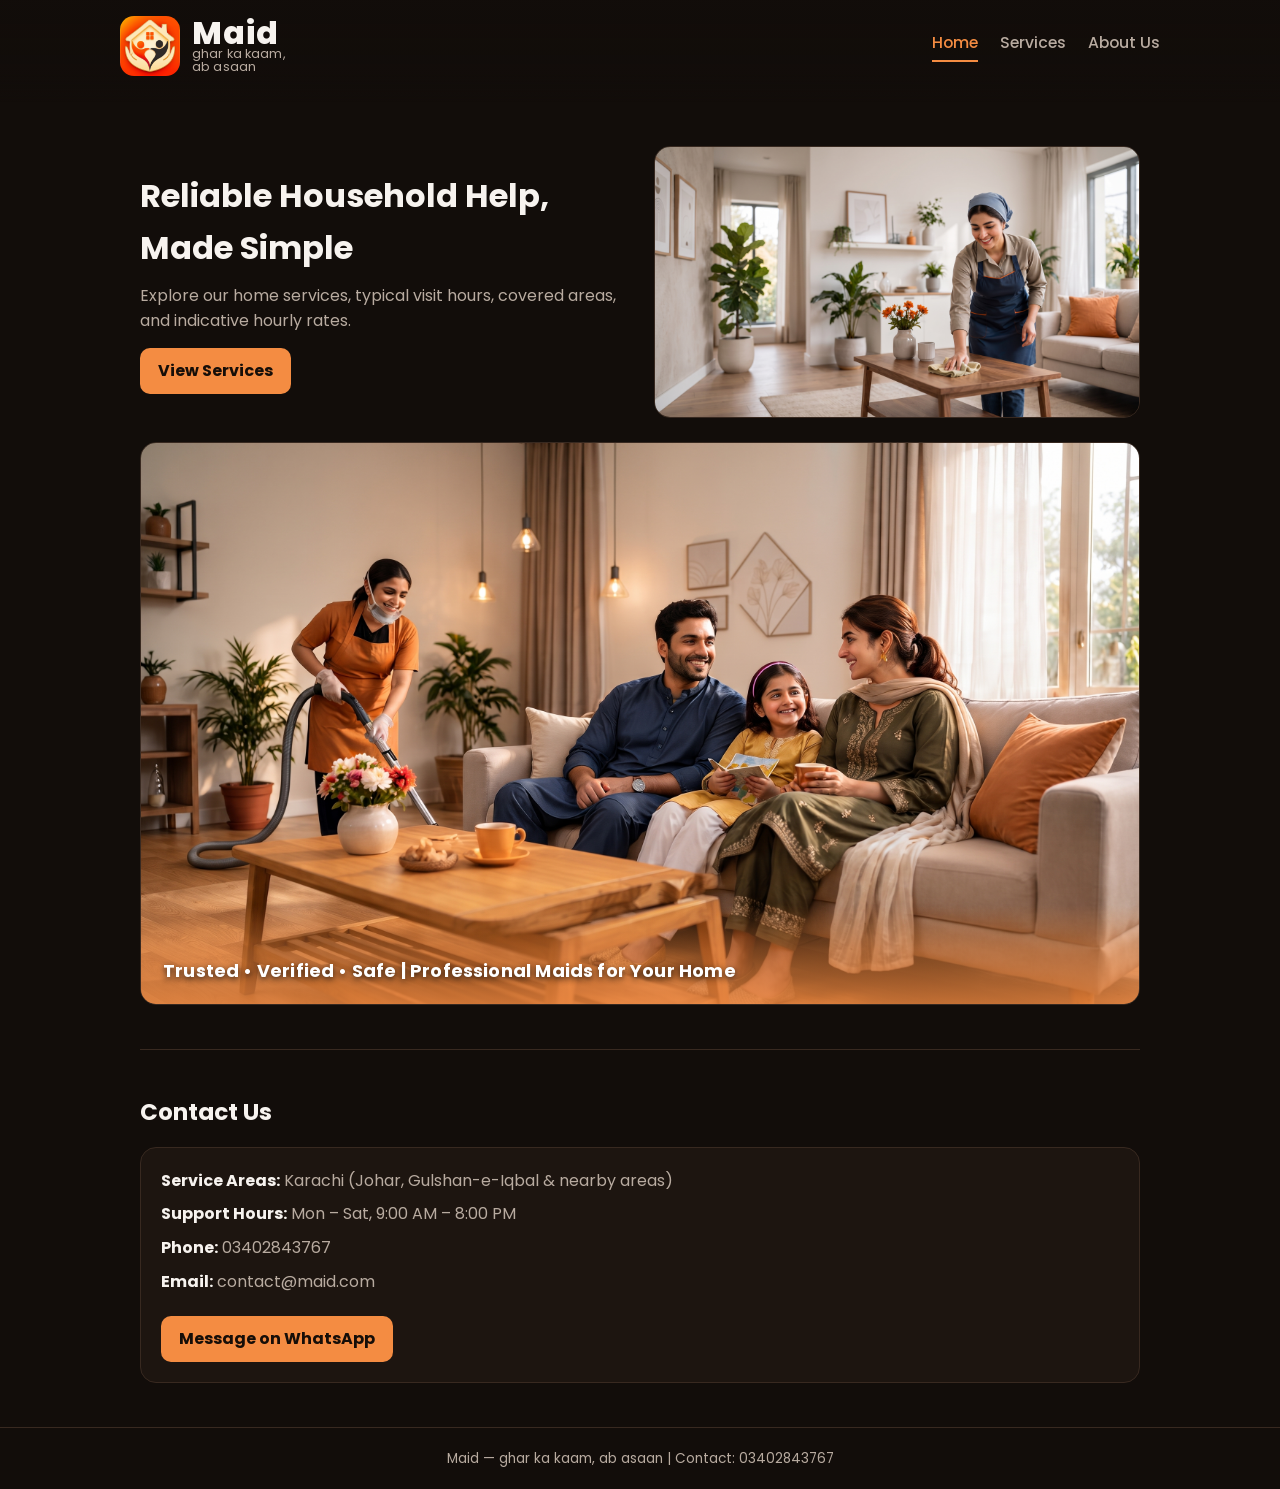
<file: index.html>
<!DOCTYPE html>
<html lang="en">
<head>
  <meta charset="UTF-8" />
  <meta name="viewport" content="width=device-width, initial-scale=1.0" />
  <title>Maid — Home</title>
  <link rel="stylesheet" href="styles.css" />
</head>
<body>
  <header>
    <div class="container nav">
      <a class="brand" href="index.html">
        <div class="logo-wrap">
          <img src="logo.jpg" alt="Maid Logo" />
        </div>
        <div class="brand-text">
          <div class="brand-title">Maid</div>
          <div class="brand-tagline">  ghar ka kaam,<br />          ab asaan</div>
        </div>
      </a>
      <nav class="nav-links">
        <a class="active" href="index.html">Home</a>
        <a href="services.html">Services</a>
        <a href="about.html">About Us</a>
      </nav>
    </div>
  </header>

  <main class="container">
    <section>
      <div class="hero-grid">
        <div>
          <h1>Reliable Household Help, Made Simple</h1>
          <p class="muted">
            Explore our home services, typical visit hours, covered areas, and indicative hourly rates.
          </p>
          <a class="btn" href="services.html">View Services</a>
        </div>
        <div>
          <img class="showcase-img" src="hero-cleaning.jpg" alt="Home cleaning service" />
        </div>
      </div>

      <div class="banner-wrap">
        <div class="banner-box">
          <img src="trusted-banner.jpg" alt="Maid cleaning while family relaxes in living room" />
          <div class="banner-caption">Trusted &bull; Verified &bull; Safe | Professional Maids for Your Home</div>
        </div>
      </div>
    </section>

    <section class="contact-section" id="contact">
      <h2>Contact Us</h2>
      <div class="card" id="contactBox"></div>
    </section>
  </main>

  <footer>
    <div class="container">Maid — ghar ka kaam, ab asaan | Contact: 03402843767</div>
  </footer>

  <script src="data.js"></script>
  <script>
    const c = SITE_DATA.contact;
    document.getElementById("contactBox").innerHTML = `
      <p style="margin-bottom: 8px;"><strong>Service Areas:</strong> <span class="muted">${c.areas}</span></p>
      <p style="margin-bottom: 8px;"><strong>Support Hours:</strong> <span class="muted">${c.hours}</span></p>
      <p style="margin-bottom: 8px;"><strong>Phone:</strong> <span class="muted">${c.phoneDisplay}</span></p>
      <p style="margin-bottom: 8px;"><strong>Email:</strong> <span class="muted">${c.email}</span></p>
      <a class="btn" href="${c.whatsappLink}" target="_blank" rel="noopener">Message on WhatsApp</a>
    `;
  </script>
</body>
</html>
</file>
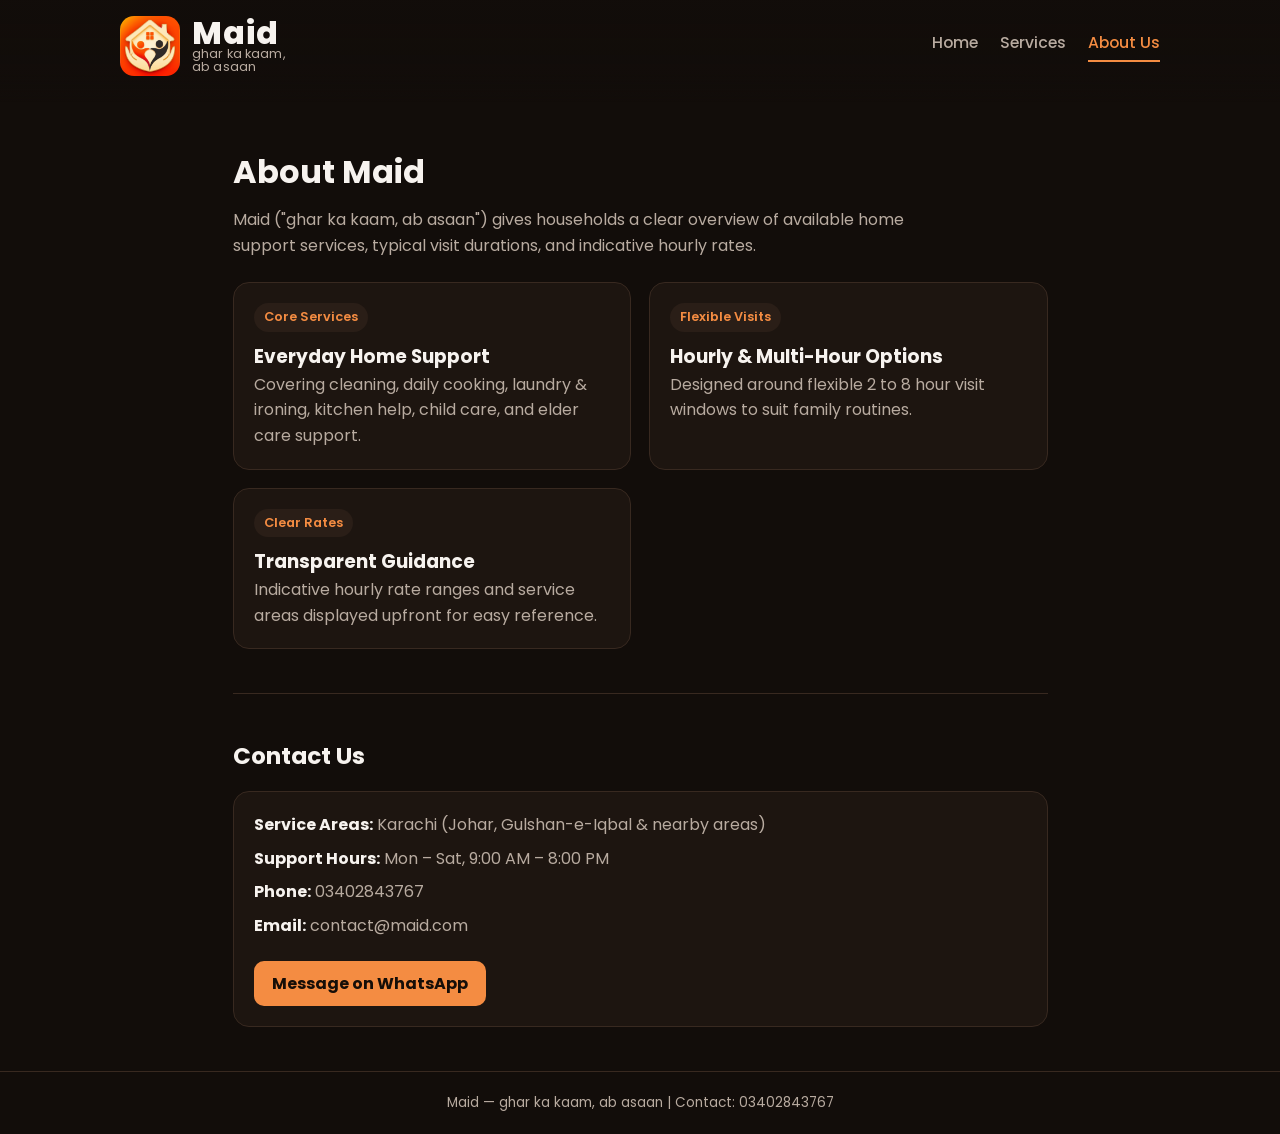
<file: about.html>
<!DOCTYPE html>
<html lang="en">
<head>
  <meta charset="UTF-8" />
  <meta name="viewport" content="width=device-width, initial-scale=1.0" />
  <title>About Us — Maid</title>
  <link rel="stylesheet" href="styles.css" />
</head>
<body>
  <header>
    <div class="container nav">
      <a class="brand" href="index.html">
        <div class="logo-wrap">
          <img src="logo.jpg" alt="Maid Logo" />
        </div>
        <div class="brand-text">
          <div class="brand-title">Maid</div>
          <div class="brand-tagline">ghar ka kaam,<br />ab asaan</div>
        </div>
      </a>
      <nav class="nav-links">
        <a href="index.html">Home</a>
        <a href="services.html">Services</a>
        <a class="active" href="about.html">About Us</a>
      </nav>
    </div>
  </header>

  <main class="container">
    <section>
      <h1>About Maid</h1>
      <p class="muted" style="max-width: 720px; margin-bottom: 24px;">
        Maid ("ghar ka kaam, ab asaan") gives households a clear overview of available home support services,
        typical visit durations, and indicative hourly rates.
      </p>

      <div class="grid">
        <div class="card">
          <span class="badge">Core Services</span>
          <h3>Everyday Home Support</h3>
          <p class="muted">
            Covering cleaning, daily cooking, laundry &amp; ironing, kitchen help, child care, and elder care support.
          </p>
        </div>
        <div class="card">
          <span class="badge">Flexible Visits</span>
          <h3>Hourly &amp; Multi-Hour Options</h3>
          <p class="muted">
            Designed around flexible 2 to 8 hour visit windows to suit family routines.
          </p>
        </div>
        <div class="card">
          <span class="badge">Clear Rates</span>
          <h3>Transparent Guidance</h3>
          <p class="muted">
            Indicative hourly rate ranges and service areas displayed upfront for easy reference.
          </p>
        </div>
      </div>
    </section>

    <section class="contact-section" id="contact">
      <h2>Contact Us</h2>
      <div class="card" id="contactBox"></div>
    </section>
  </main>

  <footer>
    <div class="container">Maid — ghar ka kaam, ab asaan | Contact: 03402843767</div>
  </footer>

  <script src="data.js"></script>
  <script>
    const c = SITE_DATA.contact;
    document.getElementById("contactBox").innerHTML = `
      <p style="margin-bottom: 8px;"><strong>Service Areas:</strong> <span class="muted">${c.areas}</span></p>
      <p style="margin-bottom: 8px;"><strong>Support Hours:</strong> <span class="muted">${c.hours}</span></p>
      <p style="margin-bottom: 8px;"><strong>Phone:</strong> <span class="muted">${c.phoneDisplay}</span></p>
      <p style="margin-bottom: 8px;"><strong>Email:</strong> <span class="muted">${c.email}</span></p>
      <a class="btn" href="${c.whatsappLink}" target="_blank" rel="noopener">Message on WhatsApp</a>
    `;
  </script>
</body>
</html>
</file>
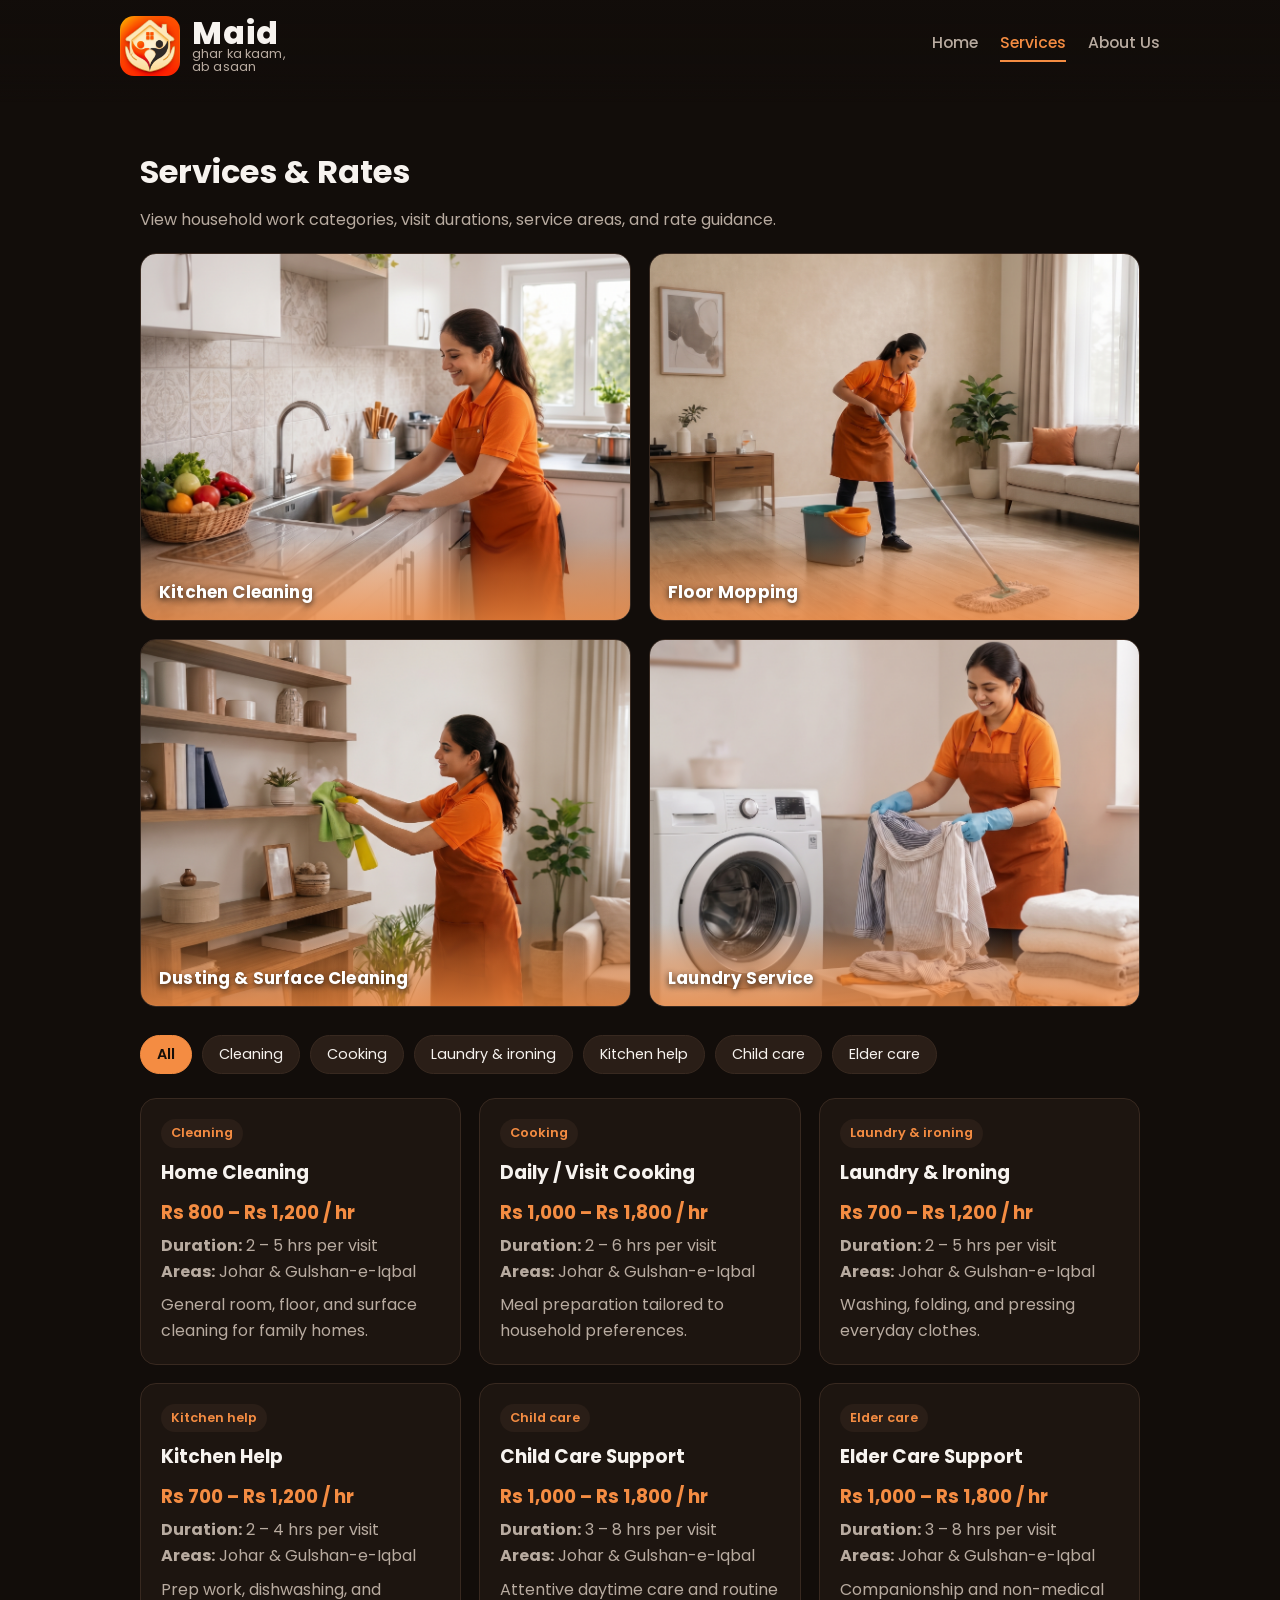
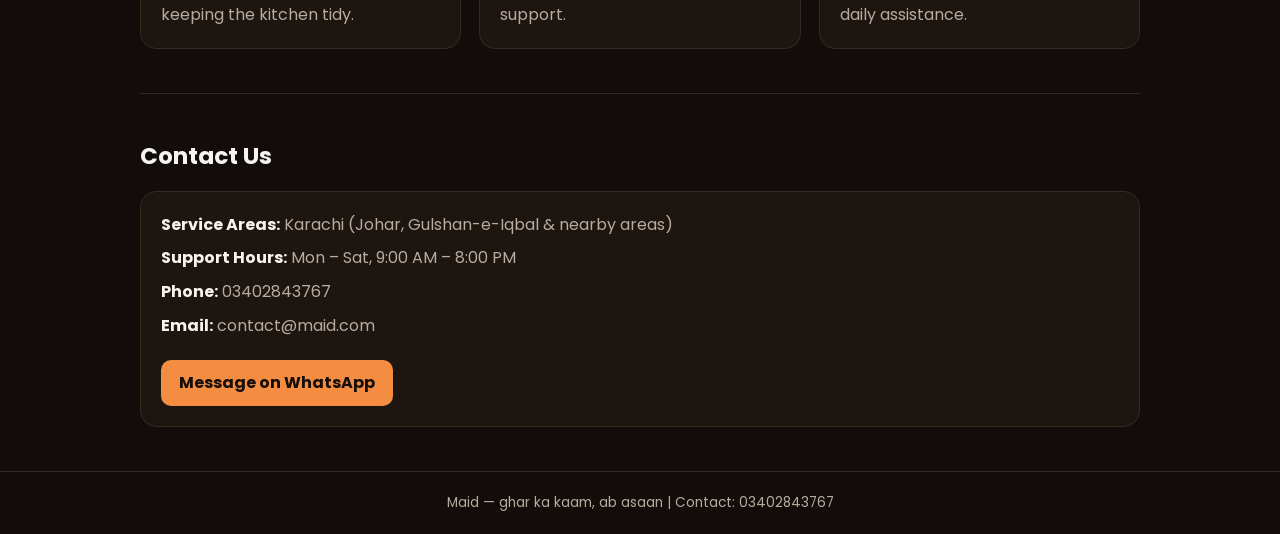
<file: services.html>
<!DOCTYPE html>
<html lang="en">
<head>
  <meta charset="UTF-8" />
  <meta name="viewport" content="width=device-width, initial-scale=1.0" />
  <title>Services — Maid</title>
  <link rel="stylesheet" href="styles.css" />
</head>
<body>
  <header>
    <div class="container nav">
      <a class="brand" href="index.html">
        <div class="logo-wrap">
          <img src="logo.jpg" alt="Maid Logo" />
        </div>
        <div class="brand-text">
          <div class="brand-title">Maid</div>
          <div class="brand-tagline">ghar ka kaam,<br />ab asaan</div>
        </div>
      </a>
      <nav class="nav-links">
        <a href="index.html">Home</a>
        <a class="active" href="services.html">Services</a>
        <a href="about.html">About Us</a>
      </nav>
    </div>
  </header>

  <main class="container">
    <section>
      <h1>Services &amp; Rates</h1>
      <p class="muted" style="margin-bottom: 20px;">
        View household work categories, visit durations, service areas, and rate guidance.
      </p>

      <div class="visual-grid">
        <div class="visual-tile">
          <img src="svc-kitchen.jpg" alt="Kitchen cleaning" />
          <div class="visual-tile-caption">Kitchen Cleaning</div>
        </div>
        <div class="visual-tile">
          <img src="svc-mopping.jpg" alt="Floor mopping" />
          <div class="visual-tile-caption">Floor Mopping</div>
        </div>
        <div class="visual-tile">
          <img src="svc-dusting.jpg" alt="Dusting and surface cleaning" />
          <div class="visual-tile-caption">Dusting &amp; Surface Cleaning</div>
        </div>
        <div class="visual-tile">
          <img src="svc-laundry.jpg" alt="Laundry service" />
          <div class="visual-tile-caption">Laundry Service</div>
        </div>
      </div>

      <div class="filters" id="filterBar"></div>
      <div class="grid" id="servicesGrid"></div>
    </section>

    <section class="contact-section" id="contact">
      <h2>Contact Us</h2>
      <div class="card" id="contactBox"></div>
    </section>
  </main>

  <footer>
    <div class="container">Maid — ghar ka kaam, ab asaan | Contact: 03402843767</div>
  </footer>

  <script src="data.js"></script>
  <script>
    const categories = ["All", ...new Set(SITE_DATA.services.map((s) => s.category))];
    const filterBar = document.getElementById("filterBar");
    const servicesGrid = document.getElementById("servicesGrid");
    let activeCategory = "All";

    function renderFilters() {
      filterBar.innerHTML = "";
      categories.forEach((cat) => {
        const btn = document.createElement("button");
        btn.className = "filter-btn" + (cat === activeCategory ? " active" : "");
        btn.textContent = cat;
        btn.onclick = () => {
          activeCategory = cat;
          renderFilters();
          renderServices();
        };
        filterBar.appendChild(btn);
      });
    }

    function renderServices() {
      const items =
        activeCategory === "All"
          ? SITE_DATA.services
          : SITE_DATA.services.filter((s) => s.category === activeCategory);

      servicesGrid.innerHTML = items
        .map(
          (item) => `
          <article class="card">
            <span class="badge">${item.category}</span>
            <h3>${item.title}</h3>
            <div class="rate">${item.rate}</div>
            <p class="muted"><strong>Duration:</strong> ${item.duration}</p>
            <p class="muted"><strong>Areas:</strong> ${item.area}</p>
            <p class="muted" style="margin-top: 8px;">${item.notes}</p>
          </article>
        `
        )
        .join("");
    }

    const c = SITE_DATA.contact;
    document.getElementById("contactBox").innerHTML = `
      <p style="margin-bottom: 8px;"><strong>Service Areas:</strong> <span class="muted">${c.areas}</span></p>
      <p style="margin-bottom: 8px;"><strong>Support Hours:</strong> <span class="muted">${c.hours}</span></p>
      <p style="margin-bottom: 8px;"><strong>Phone:</strong> <span class="muted">${c.phoneDisplay}</span></p>
      <p style="margin-bottom: 8px;"><strong>Email:</strong> <span class="muted">${c.email}</span></p>
      <a class="btn" href="${c.whatsappLink}" target="_blank" rel="noopener">Message on WhatsApp</a>
    `;

    renderFilters();
    renderServices();
  </script>
</body>
</html>
</file>
<file: styles.css>
@import url('https://fonts.googleapis.com/css2?family=Poppins:wght@400;500;600;700;800&display=swap');

:root {
  --bg-main: #120d0a;
  --bg-card: #1d1510;
  --bg-chip: #2a1e17;
  --accent: #f48c42;
  --accent-hover: #ff9d57;
  --text-main: #f7f3ef;
  --text-muted: #b8aba0;
  --border: #382920;
}

* {
  box-sizing: border-box;
  margin: 0;
  padding: 0;
  font-family: "Poppins", system-ui, -apple-system, BlinkMacSystemFont, "Segoe UI", Roboto, sans-serif;
}

body {
  background-color: var(--bg-main);
  color: var(--text-main);
  line-height: 1.6;
  min-height: 100vh;
  display: flex;
  flex-direction: column;
}

main {
  flex: 1;
}

.container {
  max-width: 1040px;
  margin: 0 auto;
  padding: 0 20px;
}

header {
  background: linear-gradient(
    to bottom,
    rgba(18, 13, 10, 0.98) 0%,
    rgba(18, 13, 10, 0.88) 72%,
    rgba(18, 13, 10, 0) 100%
  );
  position: sticky;
  top: 0;
  z-index: 10;
  padding-bottom: 10px;
}

.nav {
  display: flex;
  align-items: center;
  justify-content: space-between;
  padding: 16px 0;
  gap: 18px;
  flex-wrap: wrap;
}

.brand {
  display: flex;
  align-items: center;
  gap: 12px;
  text-decoration: none;
  color: var(--text-main);
}

.logo-wrap {
  height: 60px;
  width: 60px;
  border-radius: 14px;
  overflow: hidden;
  flex-shrink: 0;
  background: #120d0a;
  display: flex;
  align-items: center;
  justify-content: center;
}

.logo-wrap img {
  height: 100%;
  width: 100%;
  object-fit: cover;
  transform: scale(1.22);
  display: block;
}

.brand-text {
  display: inline-flex;
  flex-direction: column;
  align-items: flex-start;
  justify-content: center;
}

.brand-title {
  display: block;
  font-weight: 800;
  font-size: 1.95rem;
  line-height: 0.95;
  letter-spacing: 0.03em;
  margin-bottom: 0px;
  text-align: left;
}

.brand-tagline {
  display: block;
  font-size: 0.8rem;
  line-height: 1.02;
  color: var(--text-muted);
  text-align: left;
  letter-spacing: 0.01em;
  margin-top: -2px
}

.nav-links {
  display: flex;
  gap: 22px;
  flex-wrap: wrap;
}

.nav-links a {
  color: var(--text-muted);
  text-decoration: none;
  font-size: 0.98rem;
  font-weight: 500;
  padding-bottom: 4px;
  border-bottom: 2px solid transparent;
}

.nav-links a:hover,
.nav-links a.active {
  color: var(--accent);
  border-bottom-color: var(--accent);
}

section {
  padding: 44px 0;
  border-bottom: 1px solid var(--border);
}

.contact-section {
  border-bottom: none;
}

h1 {
  font-size: 2rem;
  margin-bottom: 10px;
}

h2 {
  font-size: 1.45rem;
  margin-bottom: 16px;
}

.muted {
  color: var(--text-muted);
}

.hero-grid {
  display: grid;
  grid-template-columns: repeat(auto-fit, minmax(300px, 1fr));
  gap: 28px;
  align-items: center;
}

.showcase-img {
  width: 100%;
  height: auto;
  border-radius: 16px;
  border: 1px solid var(--border);
  display: block;
}

.banner-wrap {
  margin-top: 24px;
}

.banner-box {
  position: relative;
  background: var(--bg-card);
  border: 1px solid var(--border);
  border-radius: 16px;
  overflow: hidden;
  aspect-ratio: 16 / 9;
}

.banner-box img {
  width: 100%;
  height: 100%;
  object-fit: cover;
  display: block;
}

.banner-caption {
  position: absolute;
  left: 0;
  right: 0;
  bottom: 0;
  padding: 52px 22px 18px;
  background: linear-gradient(
    to top,
    rgba(244, 140, 66, 0.78) 0%,
    rgba(244, 140, 66, 0.45) 55%,
    rgba(244, 140, 66, 0) 100%
  );
  color: #ffffff;
  font-weight: 700;
  font-size: 1.12rem;
  letter-spacing: 0.01em;
  text-shadow: 0 2px 6px rgba(18, 13, 10, 0.9);
}

.visual-grid {
  display: grid;
  grid-template-columns: repeat(2, minmax(0, 1fr));
  gap: 18px;
  margin-bottom: 28px;
}

.visual-tile {
  position: relative;
  background: var(--bg-card);
  border: 1px solid var(--border);
  border-radius: 16px;
  overflow: hidden;
  aspect-ratio: 4 / 3;
}

.visual-tile img {
  width: 100%;
  height: 100%;
  object-fit: cover;
  display: block;
}

.visual-tile-caption {
  position: absolute;
  left: 0;
  right: 0;
  bottom: 0;
  padding: 42px 18px 14px;
  background: linear-gradient(
    to top,
    rgba(244, 140, 66, 0.76) 0%,
    rgba(244, 140, 66, 0.42) 55%,
    rgba(244, 140, 66, 0) 100%
  );
  color: #ffffff;
  font-weight: 700;
  font-size: 1.06rem;
  letter-spacing: 0.01em;
  text-shadow: 0 2px 6px rgba(18, 13, 10, 0.9);
}

.filters {
  display: flex;
  flex-wrap: wrap;
  gap: 10px;
  margin-bottom: 24px;
}

.filter-btn {
  background: var(--bg-chip);
  color: var(--text-main);
  border: 1px solid var(--border);
  padding: 8px 16px;
  border-radius: 999px;
  cursor: pointer;
  font-size: 0.9rem;
}

.filter-btn.active,
.filter-btn:hover {
  background: var(--accent);
  color: #160e08;
  border-color: var(--accent);
  font-weight: 600;
}

.grid {
  display: grid;
  grid-template-columns: repeat(auto-fit, minmax(270px, 1fr));
  gap: 18px;
}

.card {
  background: var(--bg-card);
  border: 1px solid var(--border);
  border-radius: 16px;
  padding: 20px;
}

.badge {
  display: inline-block;
  background: var(--bg-chip);
  color: var(--accent);
  font-size: 0.8rem;
  padding: 4px 10px;
  border-radius: 999px;
  margin-bottom: 10px;
  font-weight: 600;
}

.rate {
  font-size: 1.15rem;
  font-weight: 700;
  color: var(--accent);
  margin: 10px 0 6px;
}

.btn {
  display: inline-block;
  margin-top: 14px;
  background: var(--accent);
  color: #160e08;
  padding: 10px 18px;
  border-radius: 10px;
  text-decoration: none;
  font-weight: 700;
}

.btn:hover {
  background: var(--accent-hover);
}

footer {
  border-top: 1px solid var(--border);
  text-align: center;
  padding: 20px 0;
  color: var(--text-muted);
  font-size: 0.85rem;
}

@media (max-width: 640px) {
  .visual-grid {
    grid-template-columns: 1fr;
  }

  .logo-wrap {
    height: 52px;
    width: 52px;
  }

  .brand-title {
    font-size: 1.65rem;
  }

  .banner-caption {
    font-size: 0.96rem;
    padding: 42px 16px 14px;
  }
}
</file>
